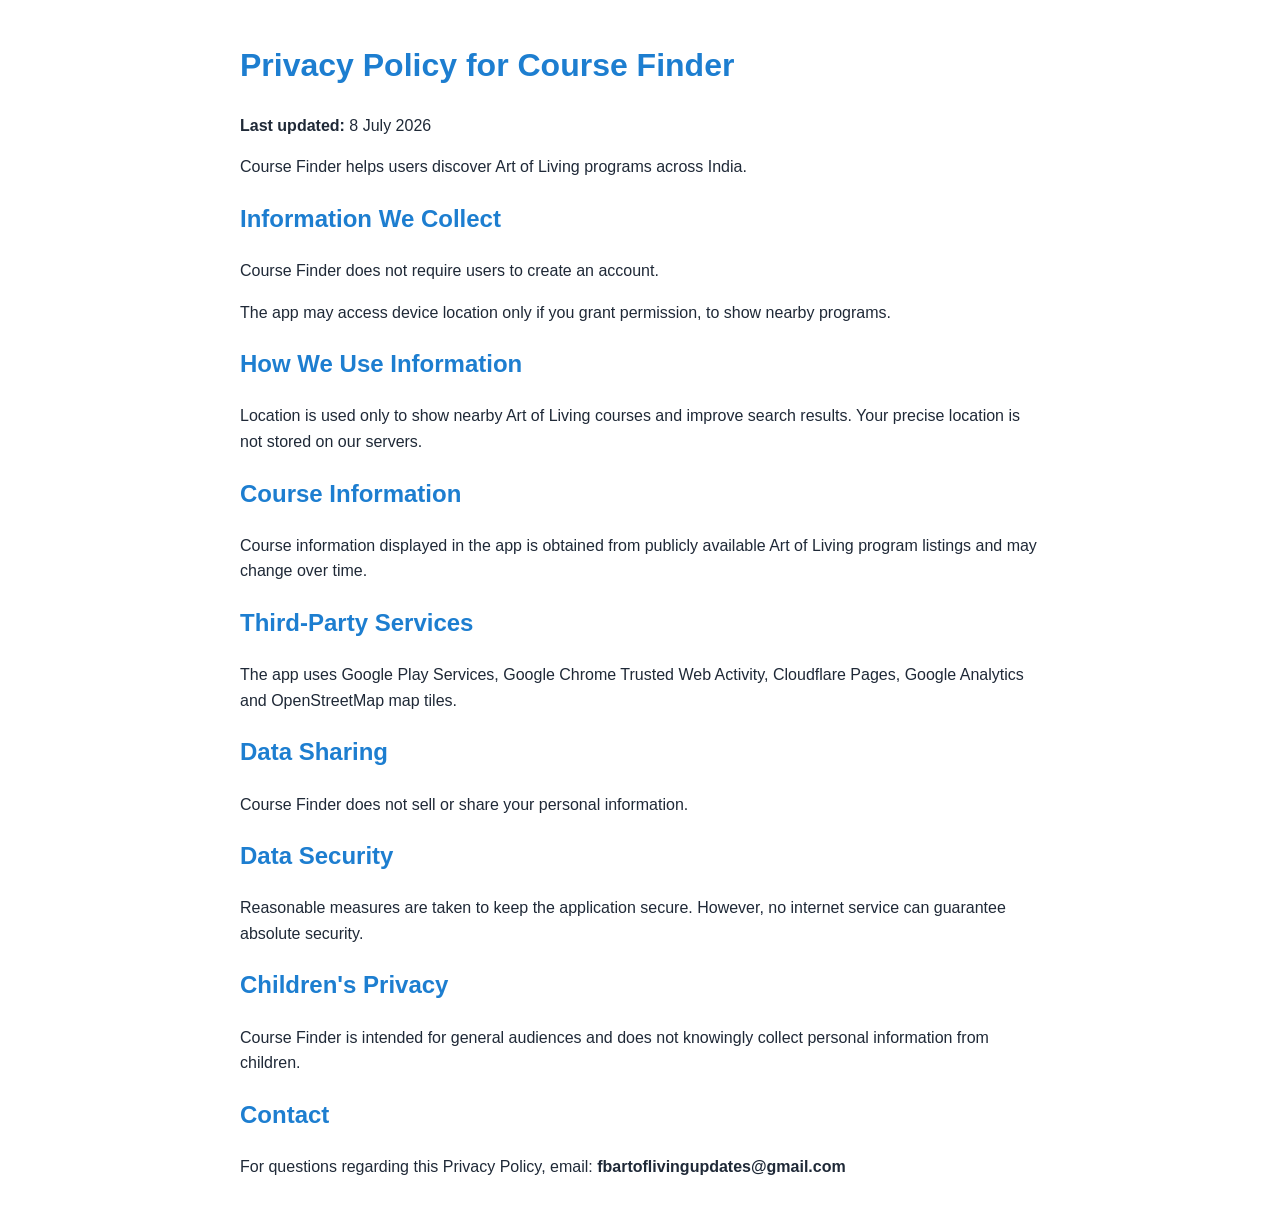
<file: website/privacy.html>
<!DOCTYPE html>
<html lang="en">
<head>
  <meta charset="UTF-8" />
  <meta name="viewport" content="width=device-width, initial-scale=1.0" />
  <title>Privacy Policy - Course Finder</title>
  <style>
    body {
      font-family: Arial, sans-serif;
      max-width: 800px;
      margin: 40px auto;
      padding: 0 18px;
      line-height: 1.6;
      color: #1f2937;
    }
    h1, h2 {
      color: #1d7ed0;
    }
  </style>
</head>
<body>
  <h1>Privacy Policy for Course Finder</h1>

  <p><strong>Last updated:</strong> 8 July 2026</p>

  <p>Course Finder helps users discover Art of Living programs across India.</p>

  <h2>Information We Collect</h2>
  <p>Course Finder does not require users to create an account.</p>
  <p>The app may access device location only if you grant permission, to show nearby programs.</p>

  <h2>How We Use Information</h2>
  <p>Location is used only to show nearby Art of Living courses and improve search results. Your precise location is not stored on our servers.</p>

  <h2>Course Information</h2>
  <p>Course information displayed in the app is obtained from publicly available Art of Living program listings and may change over time.</p>

  <h2>Third-Party Services</h2>
  <p>The app uses Google Play Services, Google Chrome Trusted Web Activity, Cloudflare Pages, Google Analytics and OpenStreetMap map tiles.</p>

  <h2>Data Sharing</h2>
  <p>Course Finder does not sell or share your personal information.</p>

  <h2>Data Security</h2>
  <p>Reasonable measures are taken to keep the application secure. However, no internet service can guarantee absolute security.</p>

  <h2>Children's Privacy</h2>
  <p>Course Finder is intended for general audiences and does not knowingly collect personal information from children.</p>

  <h2>Contact</h2>
  <p>For questions regarding this Privacy Policy, email: <strong>fbartoflivingupdates@gmail.com</strong></p>
</body>
</html>
</file>
